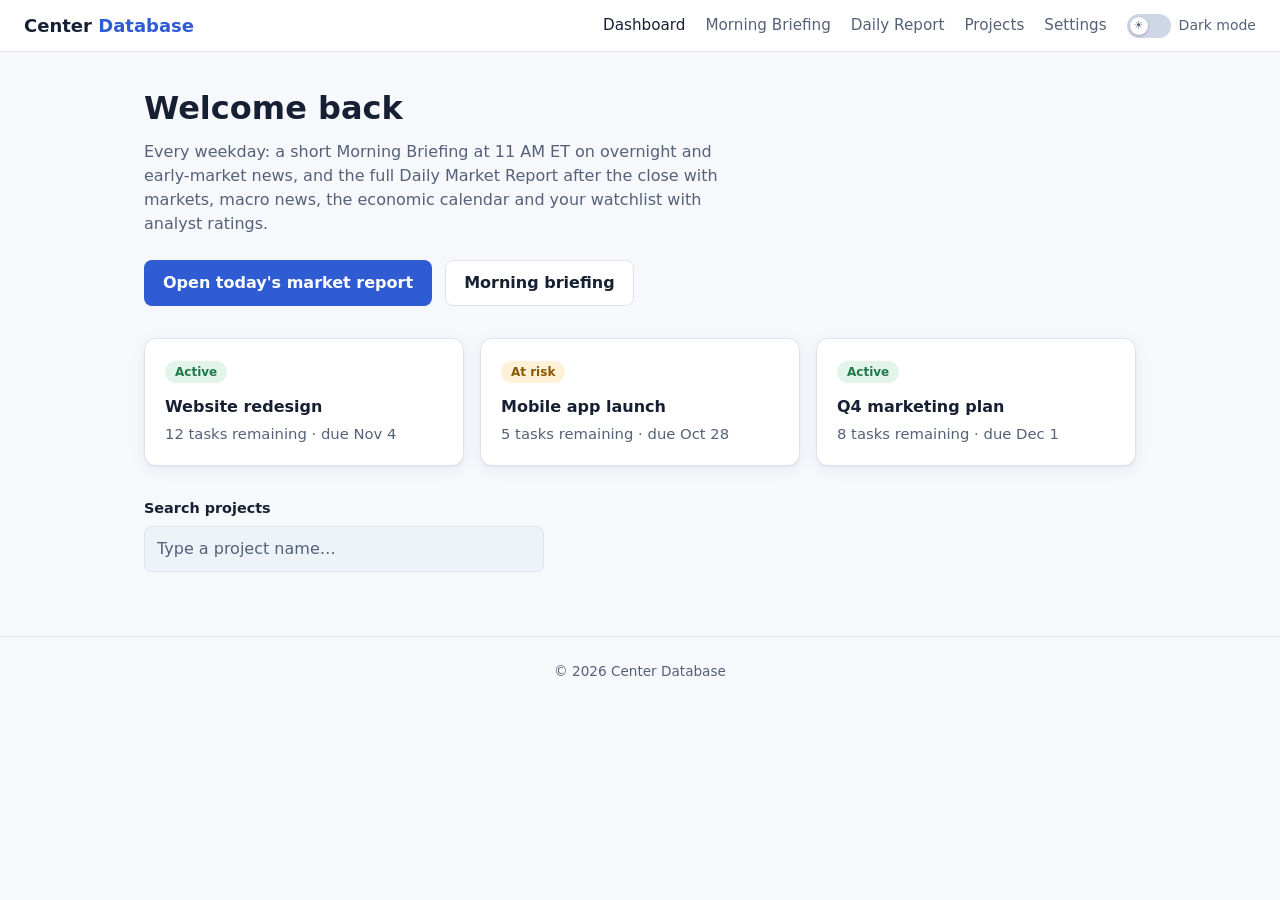
<file: index.html>
<!doctype html>
<html lang="en">
<head>
  <meta charset="utf-8">
  <meta name="viewport" content="width=device-width, initial-scale=1">
  <title>Center Database</title>
  <script>
    // Apply the saved or system theme before the page paints, to avoid a flash of light mode.
    (function () {
      var saved = null;
      try { saved = localStorage.getItem("theme"); } catch (e) {}
      var prefersDark = window.matchMedia("(prefers-color-scheme: dark)").matches;
      document.documentElement.dataset.theme = saved || (prefersDark ? "dark" : "light");
    })();
  </script>
  <link rel="stylesheet" href="styles.css">
</head>
<body>
  <header class="site-header">
    <a class="brand" href="#">Center <span>Database</span></a>
    <nav class="nav">
      <a href="index.html" aria-current="page">Dashboard</a>
      <a href="morning.html">Morning Briefing</a>
      <a href="report.html">Daily Report</a>
      <a href="#">Projects</a>
      <a href="#">Settings</a>
      <button class="theme-toggle" type="button" role="switch" aria-checked="false" aria-label="Dark mode">
        <span class="track"><span class="thumb" aria-hidden="true">☀️</span></span>
        <span class="label">Dark mode</span>
      </button>
    </nav>
  </header>

  <main>
    <section class="hero">
      <h1>Welcome back</h1>
      <p>Every weekday: a short Morning Briefing at 11 AM ET on overnight and early-market news, and the full Daily Market Report after the close with markets, macro news, the economic calendar and your watchlist with analyst ratings.</p>
      <a class="btn btn-primary" href="report.html">Open today's market report</a>
      <a class="btn btn-secondary" href="morning.html">Morning briefing</a>
    </section>

    <section class="grid">
      <article class="card">
        <span class="badge badge-success">Active</span>
        <h3>Website redesign</h3>
        <p>12 tasks remaining · due Nov 4</p>
      </article>
      <article class="card">
        <span class="badge badge-warning">At risk</span>
        <h3>Mobile app launch</h3>
        <p>5 tasks remaining · due Oct 28</p>
      </article>
      <article class="card">
        <span class="badge badge-success">Active</span>
        <h3>Q4 marketing plan</h3>
        <p>8 tasks remaining · due Dec 1</p>
      </article>
    </section>

    <form class="form" onsubmit="return false">
      <label for="search">Search projects</label>
      <input id="search" type="text" placeholder="Type a project name…">
    </form>
  </main>

  <footer>© 2026 Center Database</footer>

  <script src="app.js"></script>
</body>
</html>
</file>
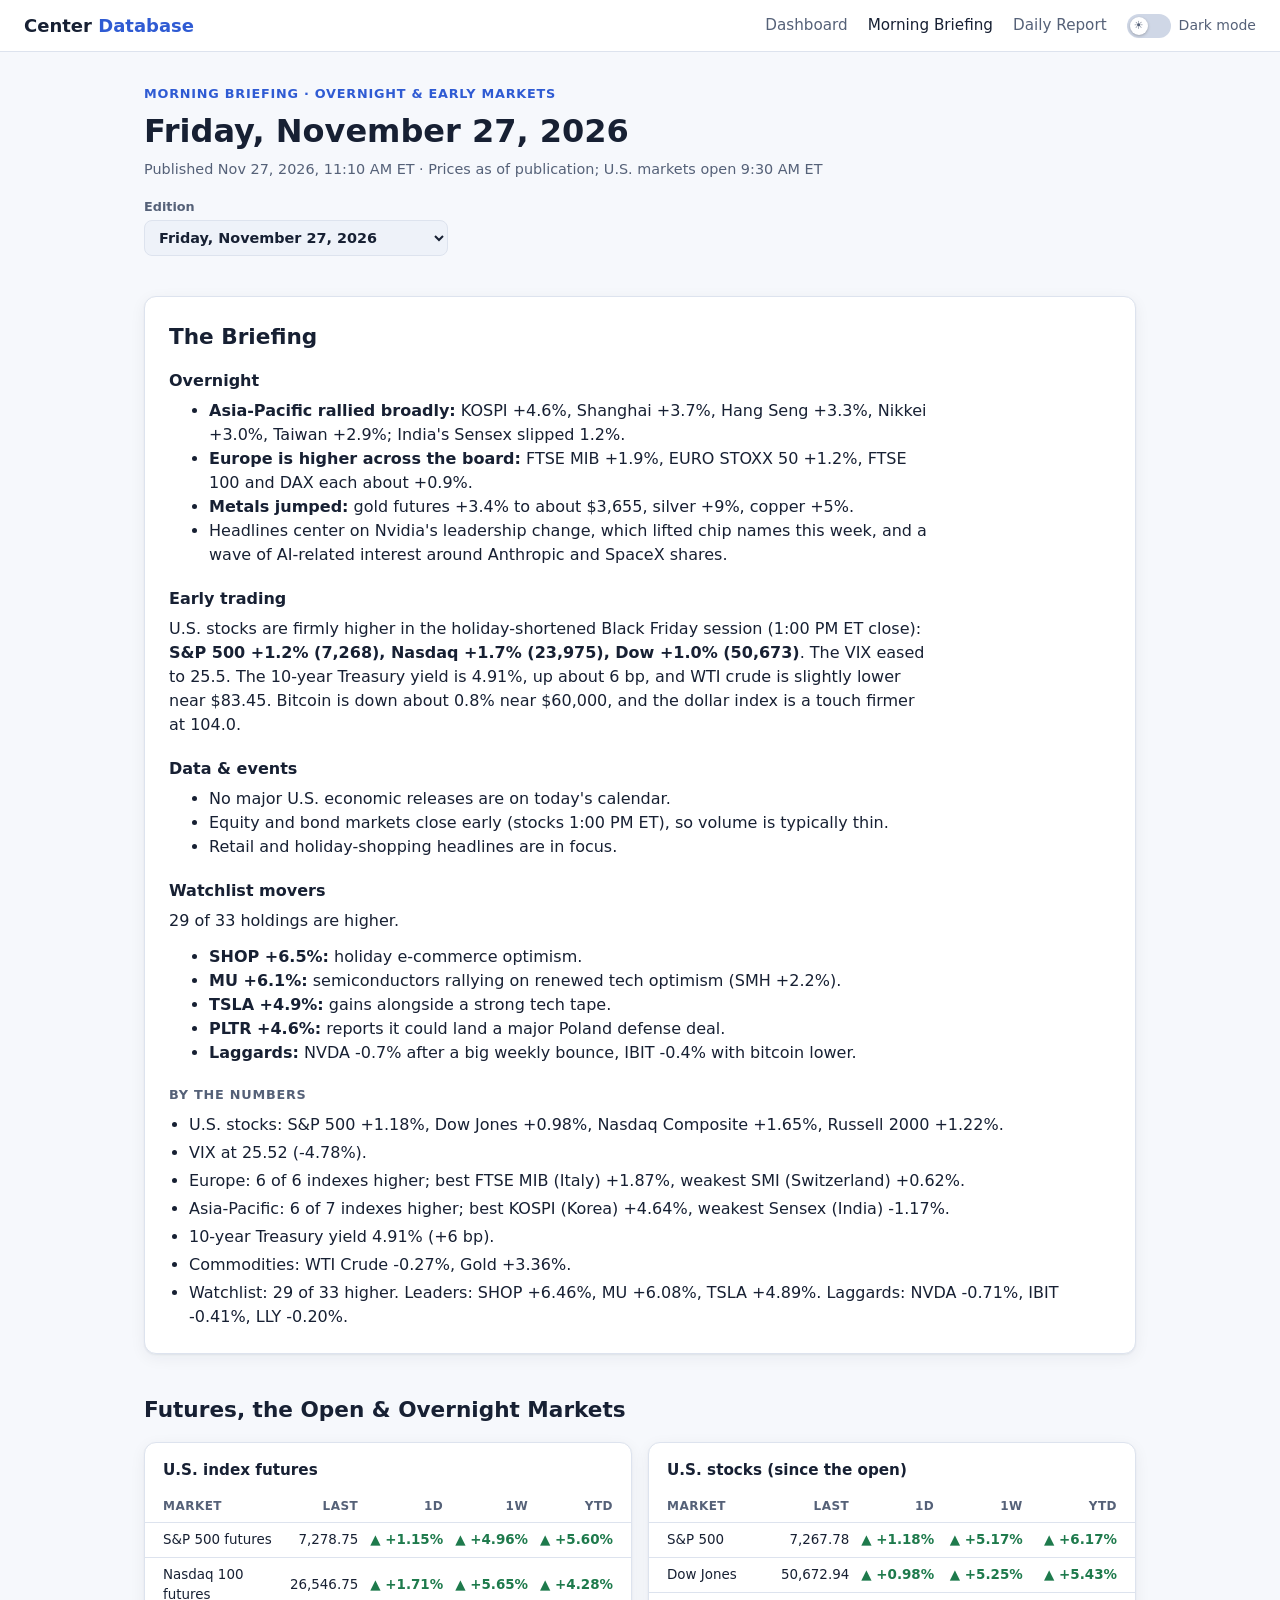
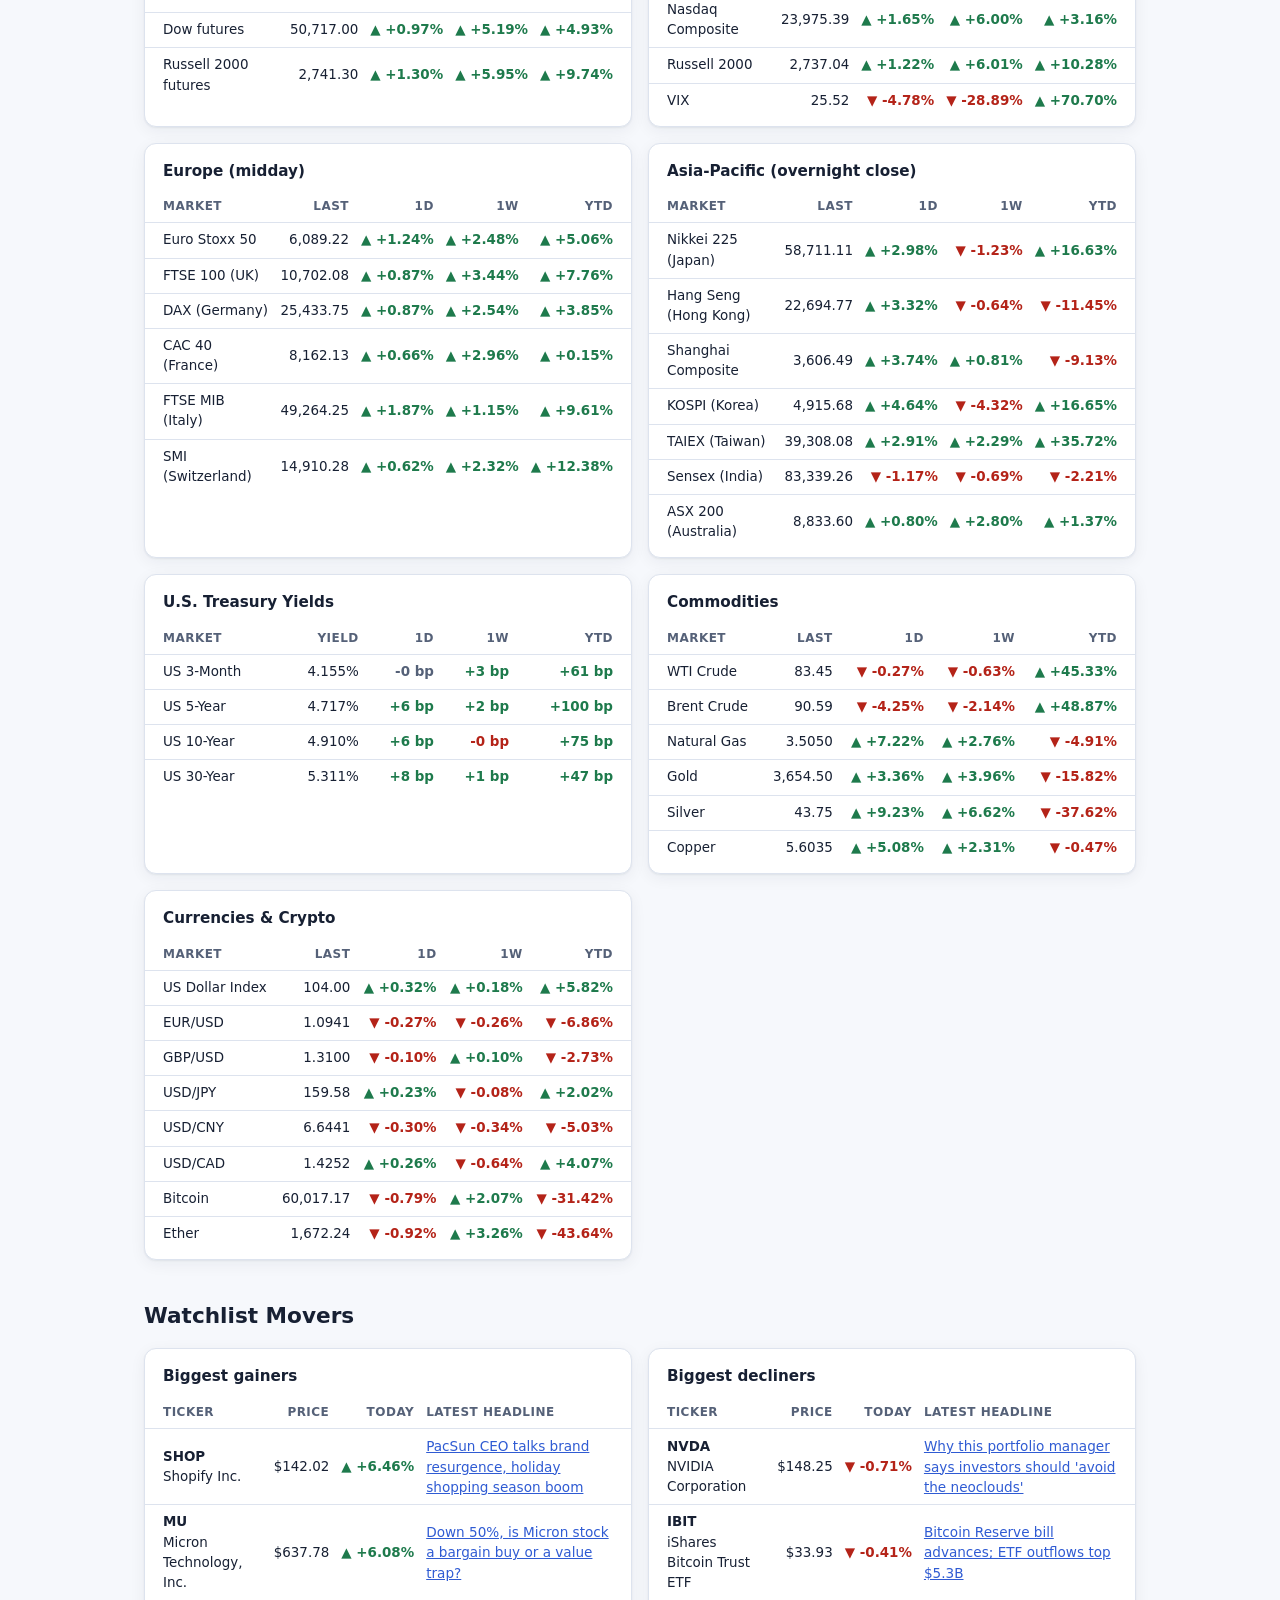
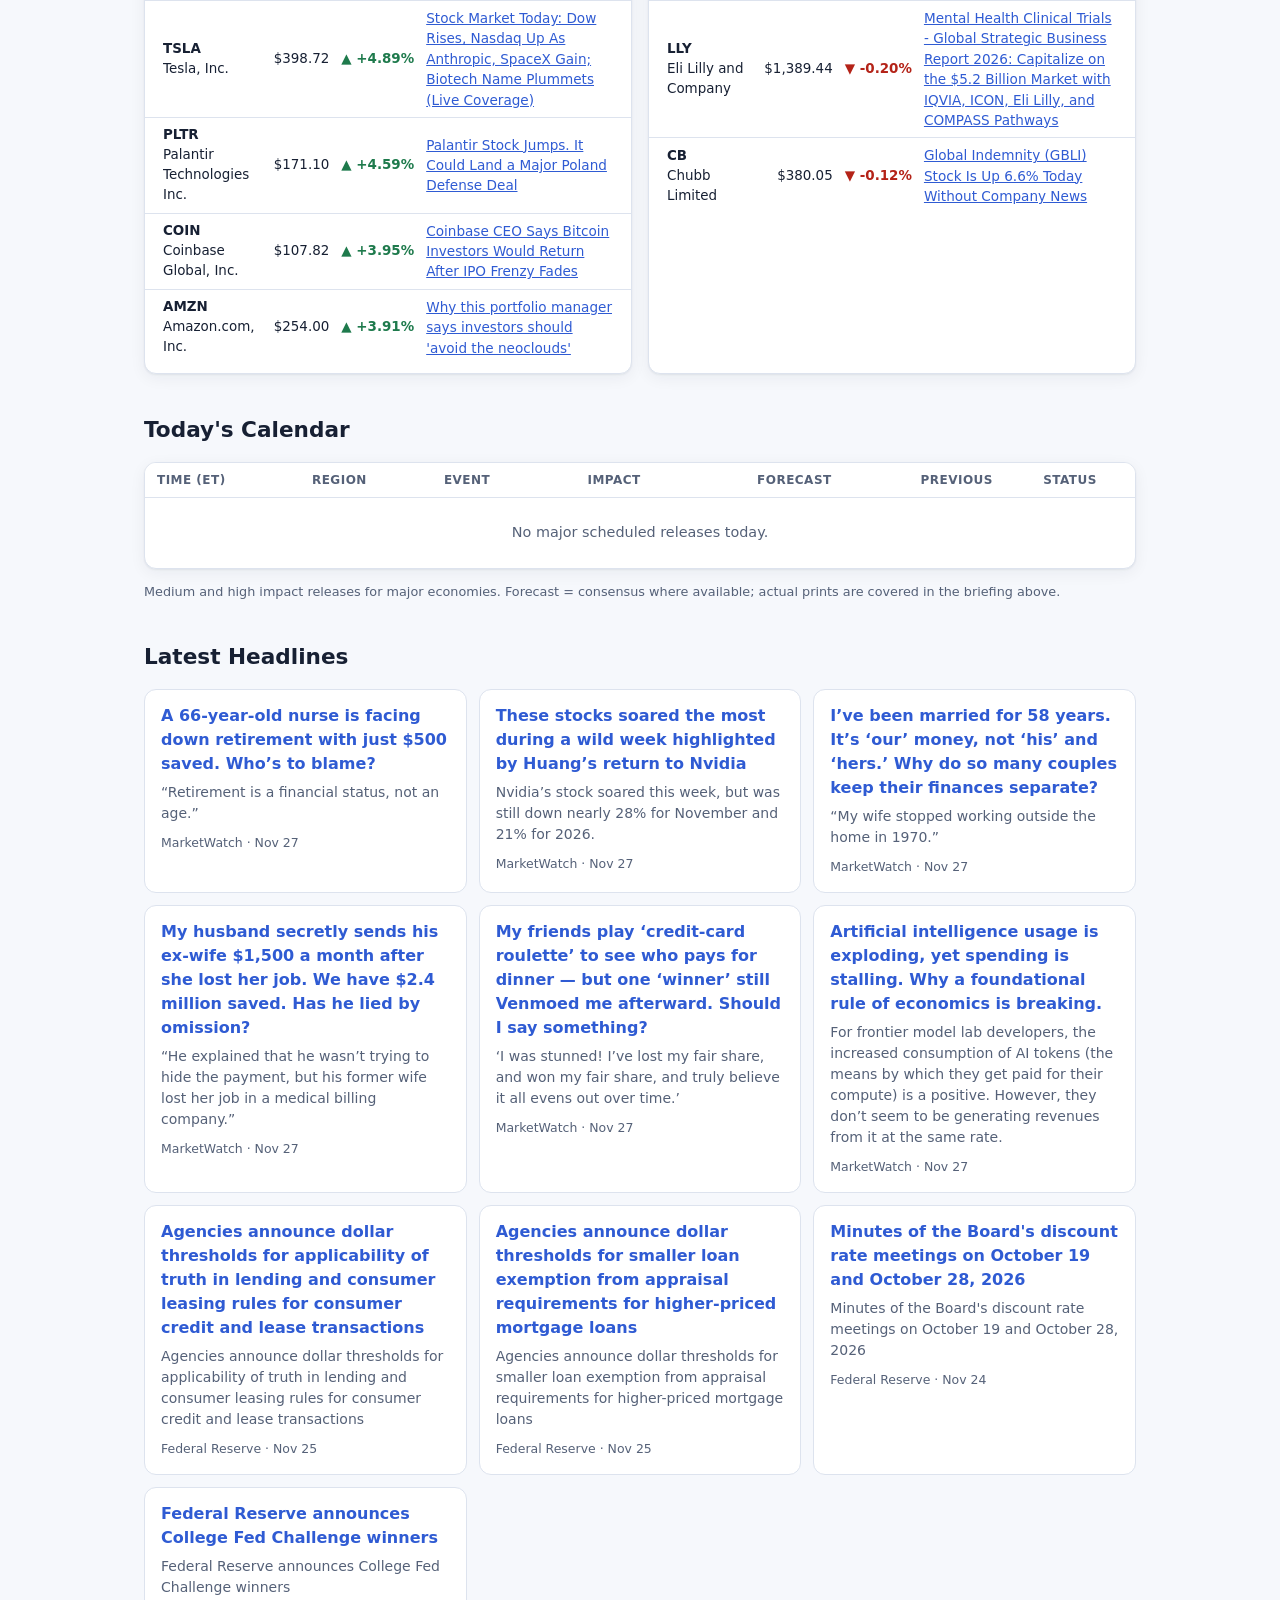
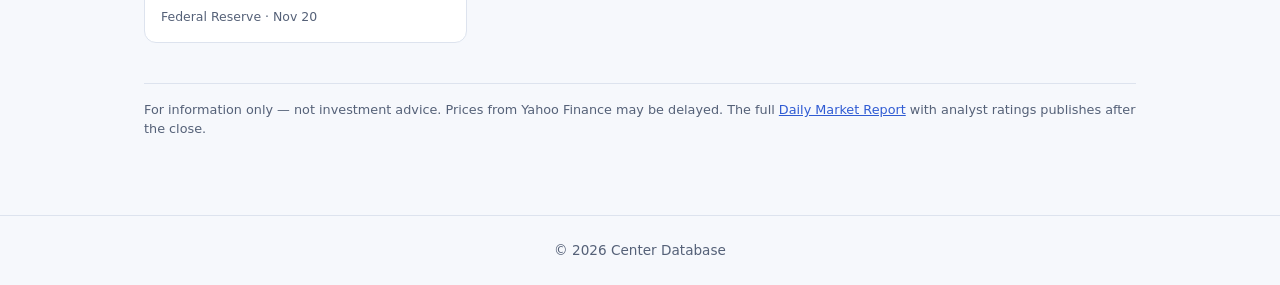
<file: morning.html>
<!doctype html>
<html lang="en">
<head>
  <meta charset="utf-8">
  <meta name="viewport" content="width=device-width, initial-scale=1">
  <title>Morning Briefing · Center Database</title>
  <script>
    // Apply the saved or system theme before the page paints, to avoid a flash of light mode.
    (function () {
      var saved = null;
      try { saved = localStorage.getItem("theme"); } catch (e) {}
      var prefersDark = window.matchMedia("(prefers-color-scheme: dark)").matches;
      document.documentElement.dataset.theme = saved || (prefersDark ? "dark" : "light");
    })();
  </script>
  <link rel="stylesheet" href="styles.css">
</head>
<body>
  <header class="site-header">
    <a class="brand" href="index.html">Center <span>Database</span></a>
    <nav class="nav">
      <a href="index.html">Dashboard</a>
      <a href="morning.html" aria-current="page">Morning Briefing</a>
      <a href="report.html">Daily Report</a>
      <button class="theme-toggle" type="button" role="switch" aria-checked="false" aria-label="Dark mode">
        <span class="track"><span class="thumb" aria-hidden="true">☀️</span></span>
        <span class="label">Dark mode</span>
      </button>
    </nav>
  </header>

  <main class="report">
    <section class="report-head">
      <div>
        <p class="eyebrow">Morning Briefing · Overnight &amp; Early Markets</p>
        <h1 id="report-date">Loading…</h1>
        <p class="muted" id="report-meta"></p>
      </div>
      <label class="archive">
        <span>Edition</span>
        <select id="archive-select" aria-label="Choose briefing date"></select>
      </label>
    </section>

    <p class="notice" id="load-error" hidden>
      No morning briefing yet. The first one publishes at 11 AM ET on the next weekday.
      Meanwhile, see the <a href="report.html">latest Daily Market Report</a>.
    </p>

    <div id="report-body" hidden>
      <section class="panel" id="brief">
        <h2>The Briefing</h2>
        <div class="commentary" id="commentary"></div>
        <h3 class="subhead">By the numbers</h3>
        <ul class="highlights" id="highlights"></ul>
      </section>

      <section id="markets">
        <h2>Futures, the Open &amp; Overnight Markets</h2>
        <div class="table-grid" id="market-grid"></div>
      </section>

      <section id="movers">
        <h2>Watchlist Movers</h2>
        <div class="table-grid" id="mover-grid"></div>
      </section>

      <section id="calendar">
        <h2>Today's Calendar</h2>
        <div class="table-wrap calendar-wrap">
          <table class="data-table cal-table">
            <thead><tr>
              <th class="left">Time (ET)</th><th class="left">Region</th><th class="left">Event</th>
              <th class="center">Impact</th><th>Forecast</th><th>Previous</th><th class="center">Status</th>
            </tr></thead>
            <tbody id="cal-body"></tbody>
          </table>
        </div>
        <p class="footnote">Medium and high impact releases for major economies. Forecast = consensus where available; actual prints are covered in the briefing above.</p>
      </section>

      <section id="news">
        <h2>Latest Headlines</h2>
        <ul class="news-list" id="news-list"></ul>
      </section>

      <p class="disclaimer">
        For information only — not investment advice. Prices from Yahoo Finance may be delayed.
        The full <a href="report.html">Daily Market Report</a> with analyst ratings publishes after the close.
      </p>
    </div>
  </main>

  <footer>© 2026 Center Database</footer>

  <script src="app.js"></script>
  <script src="common.js"></script>
  <script src="morning.js"></script>
</body>
</html>
</file>
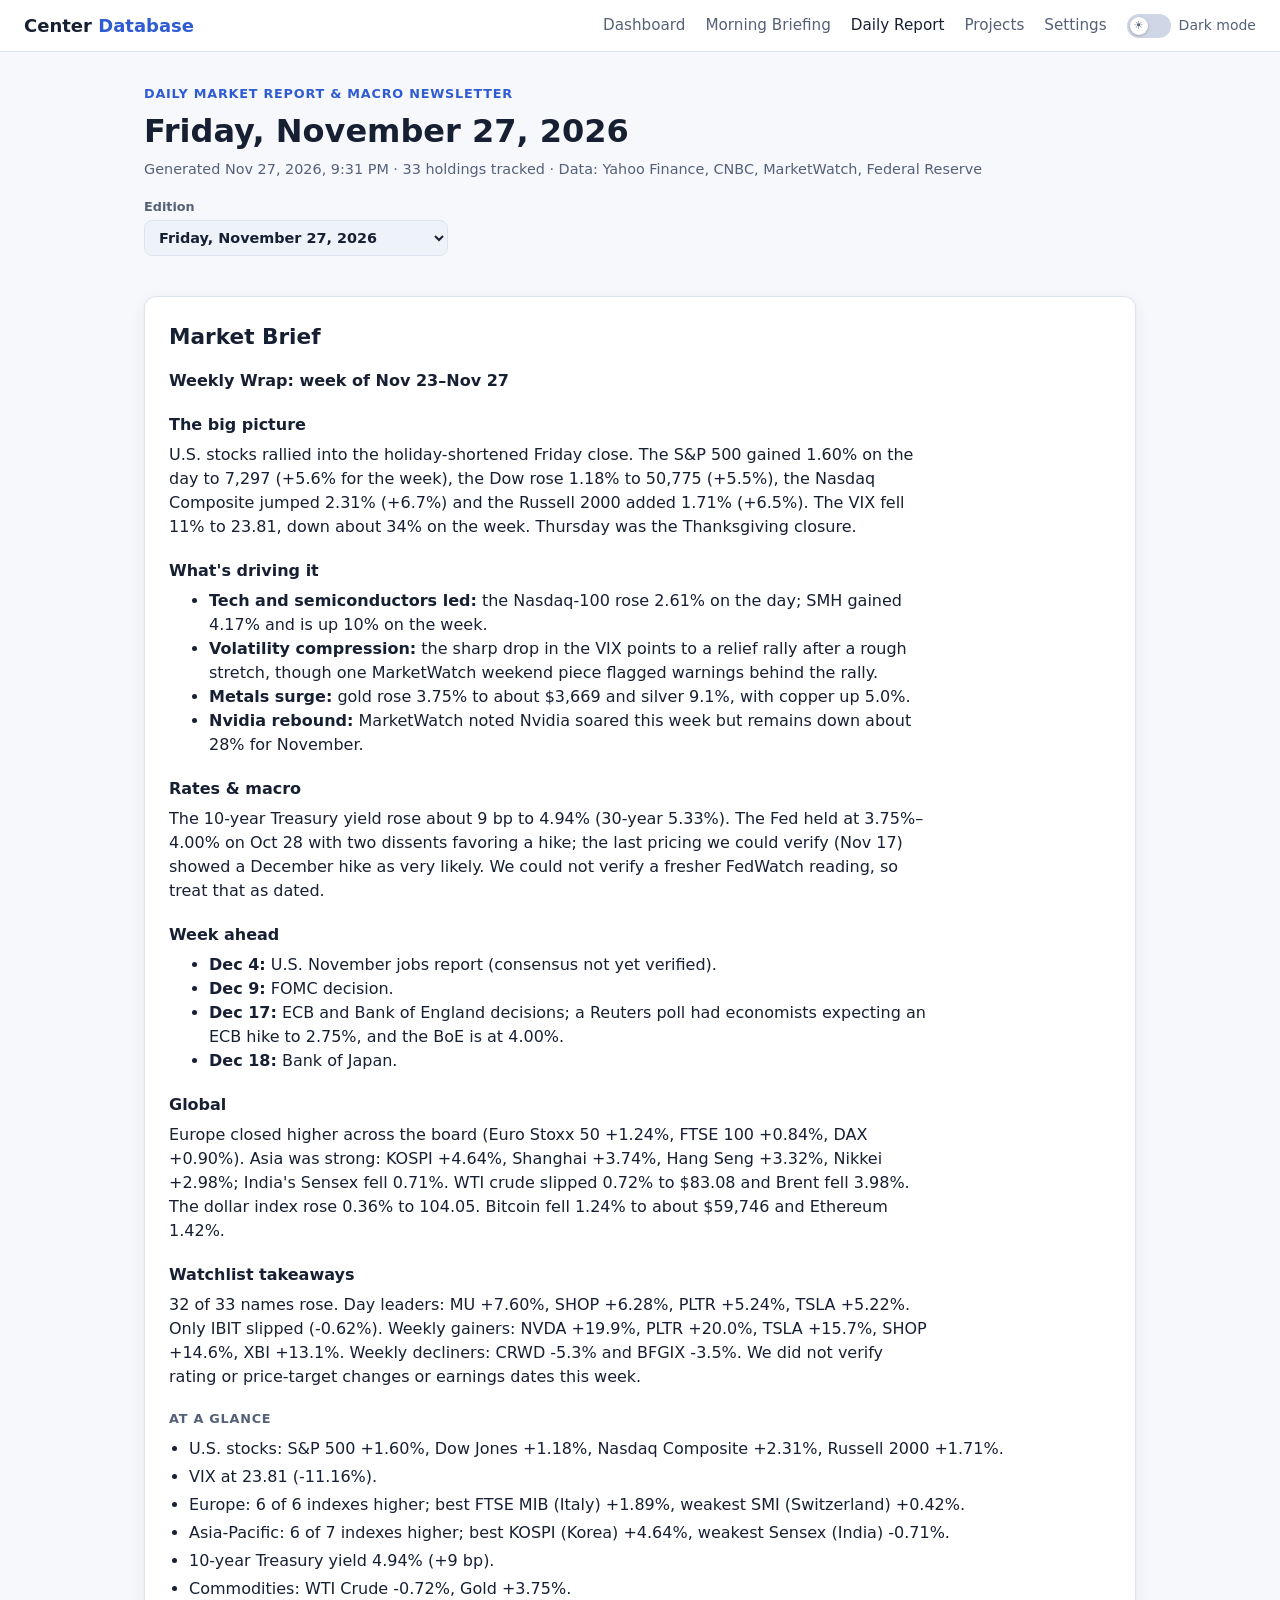
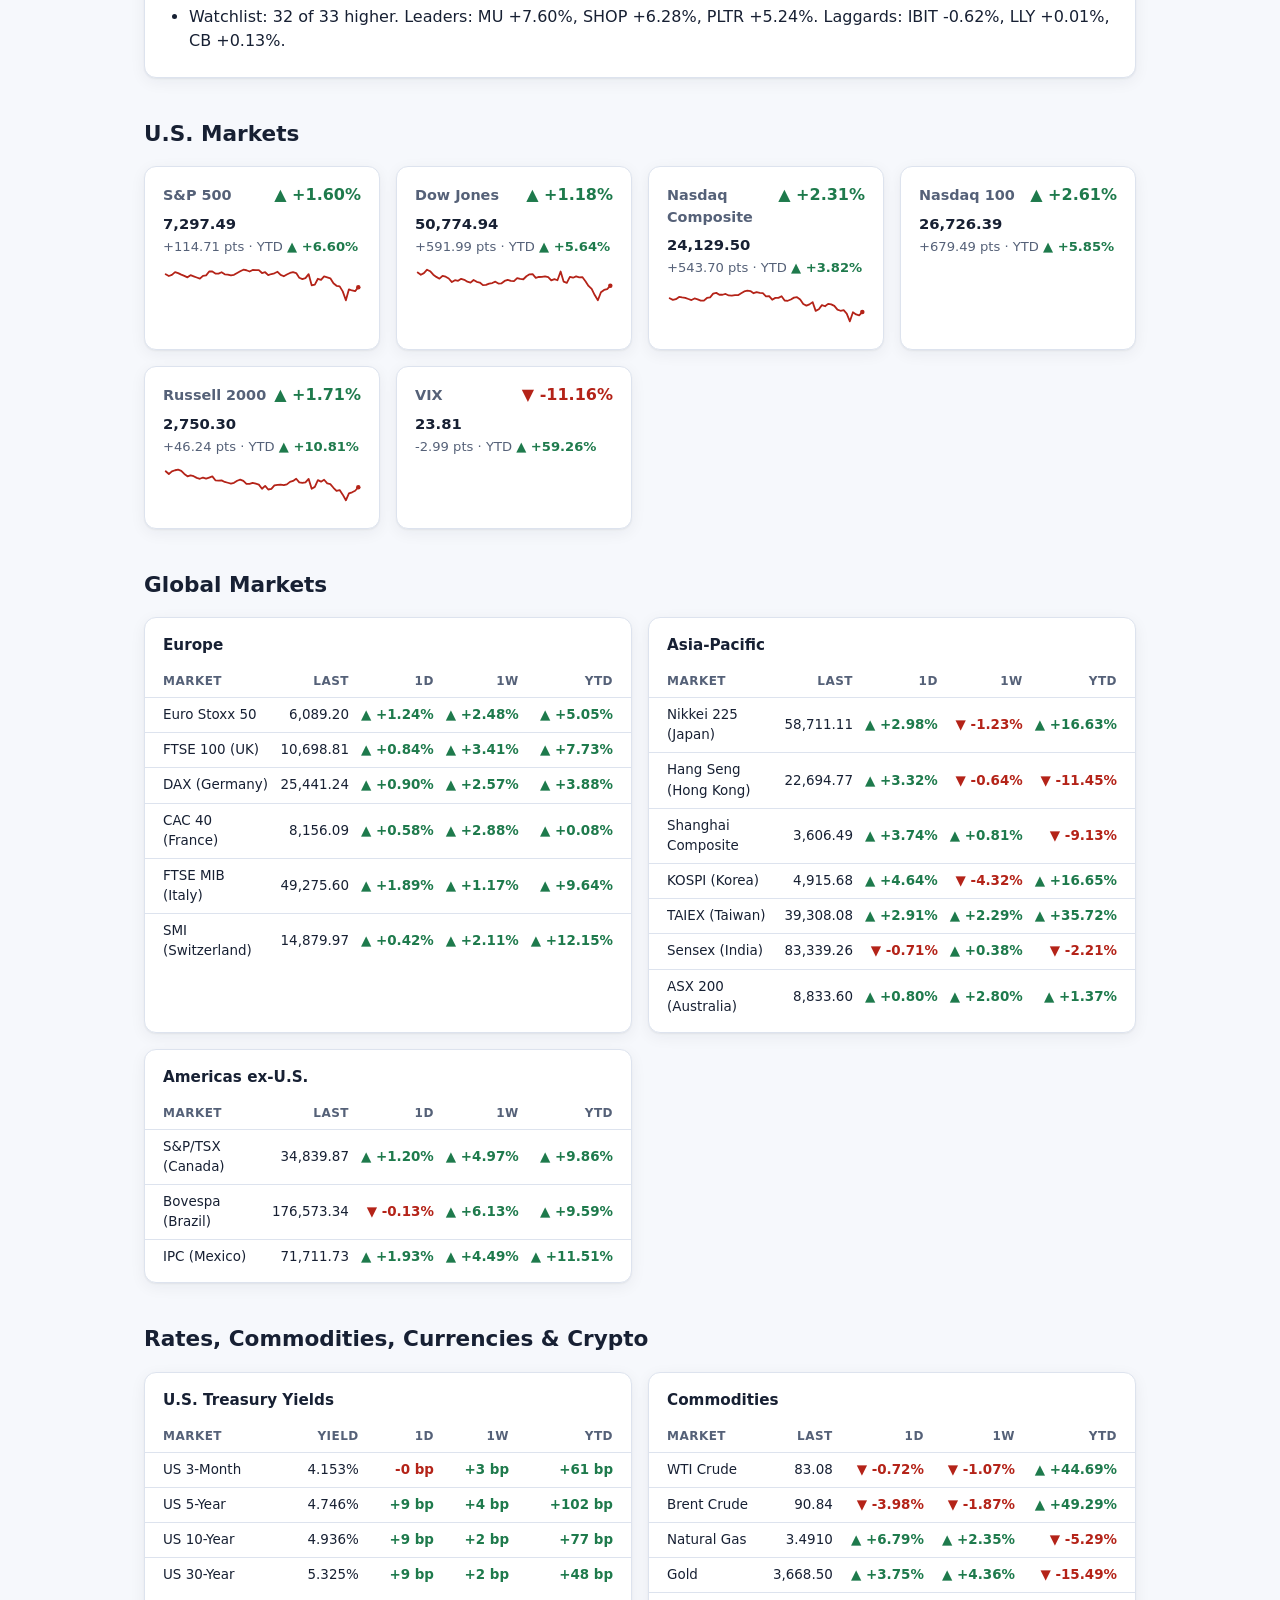
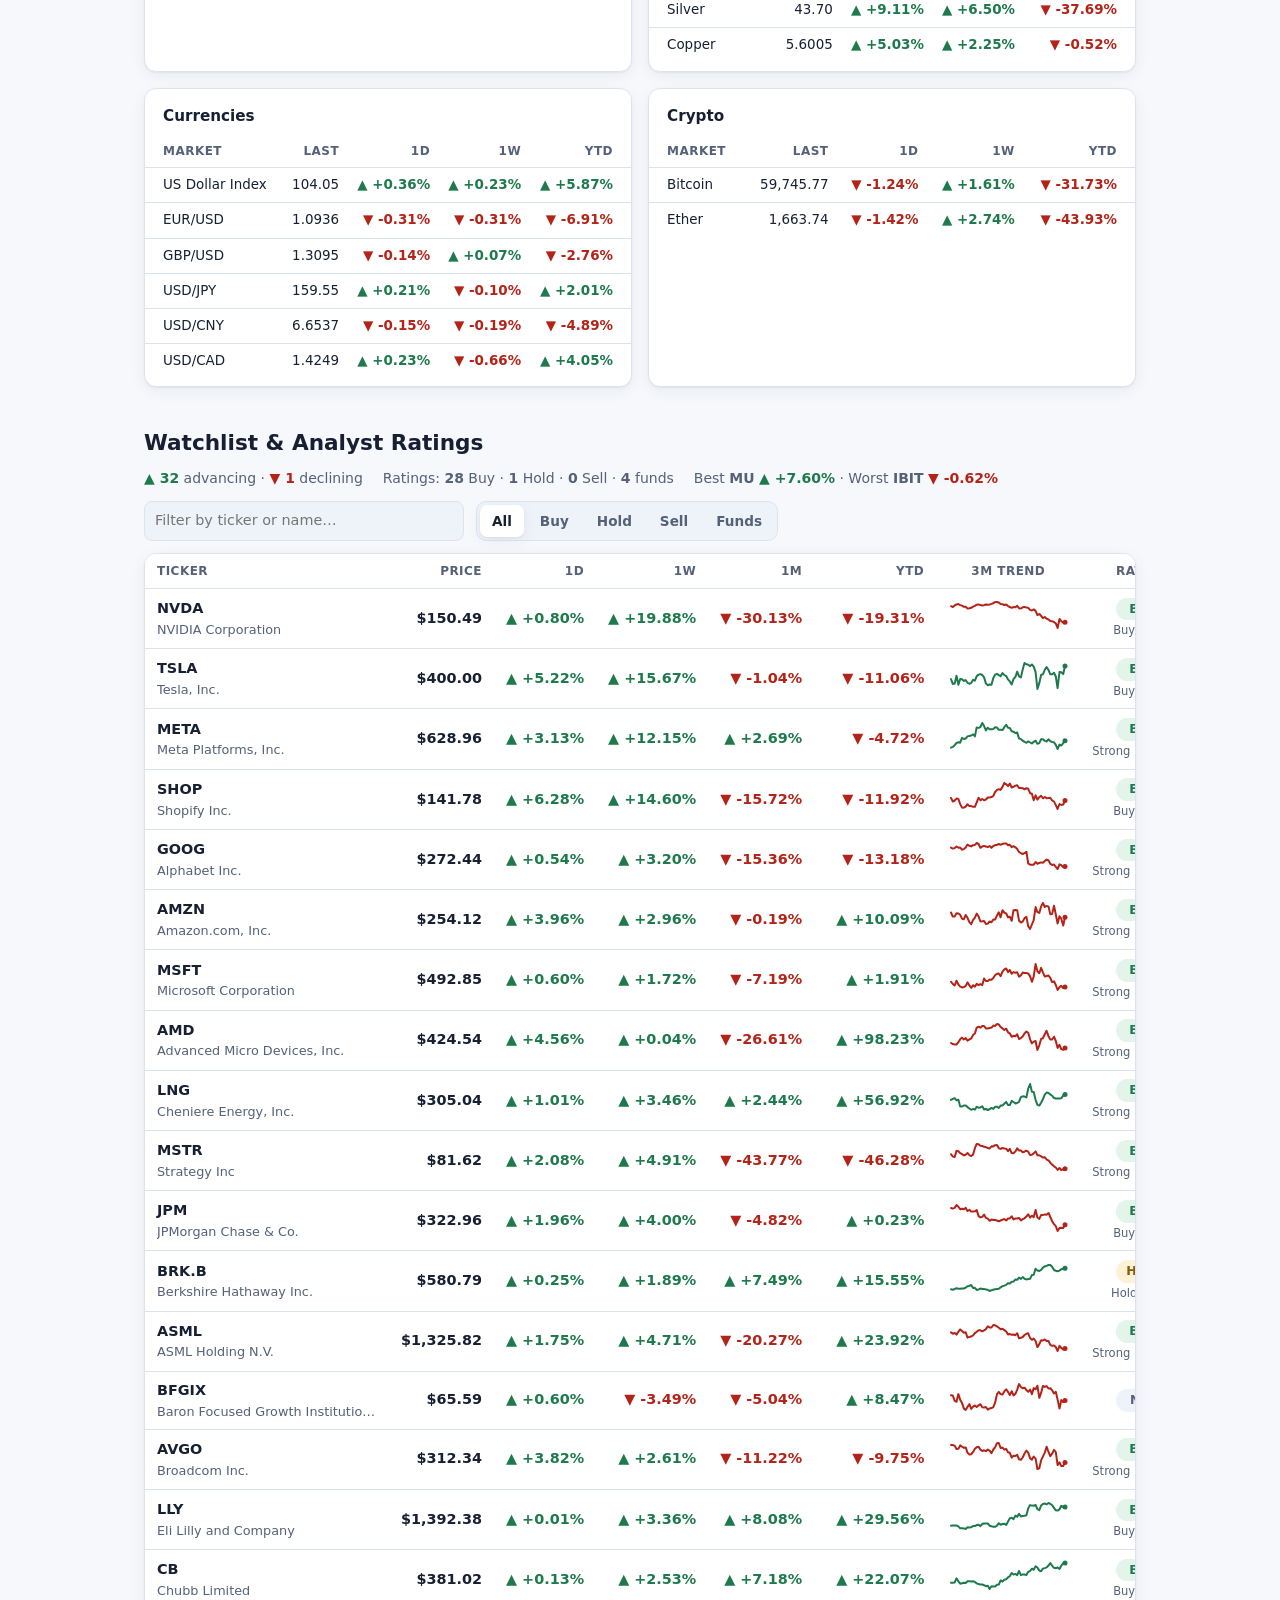
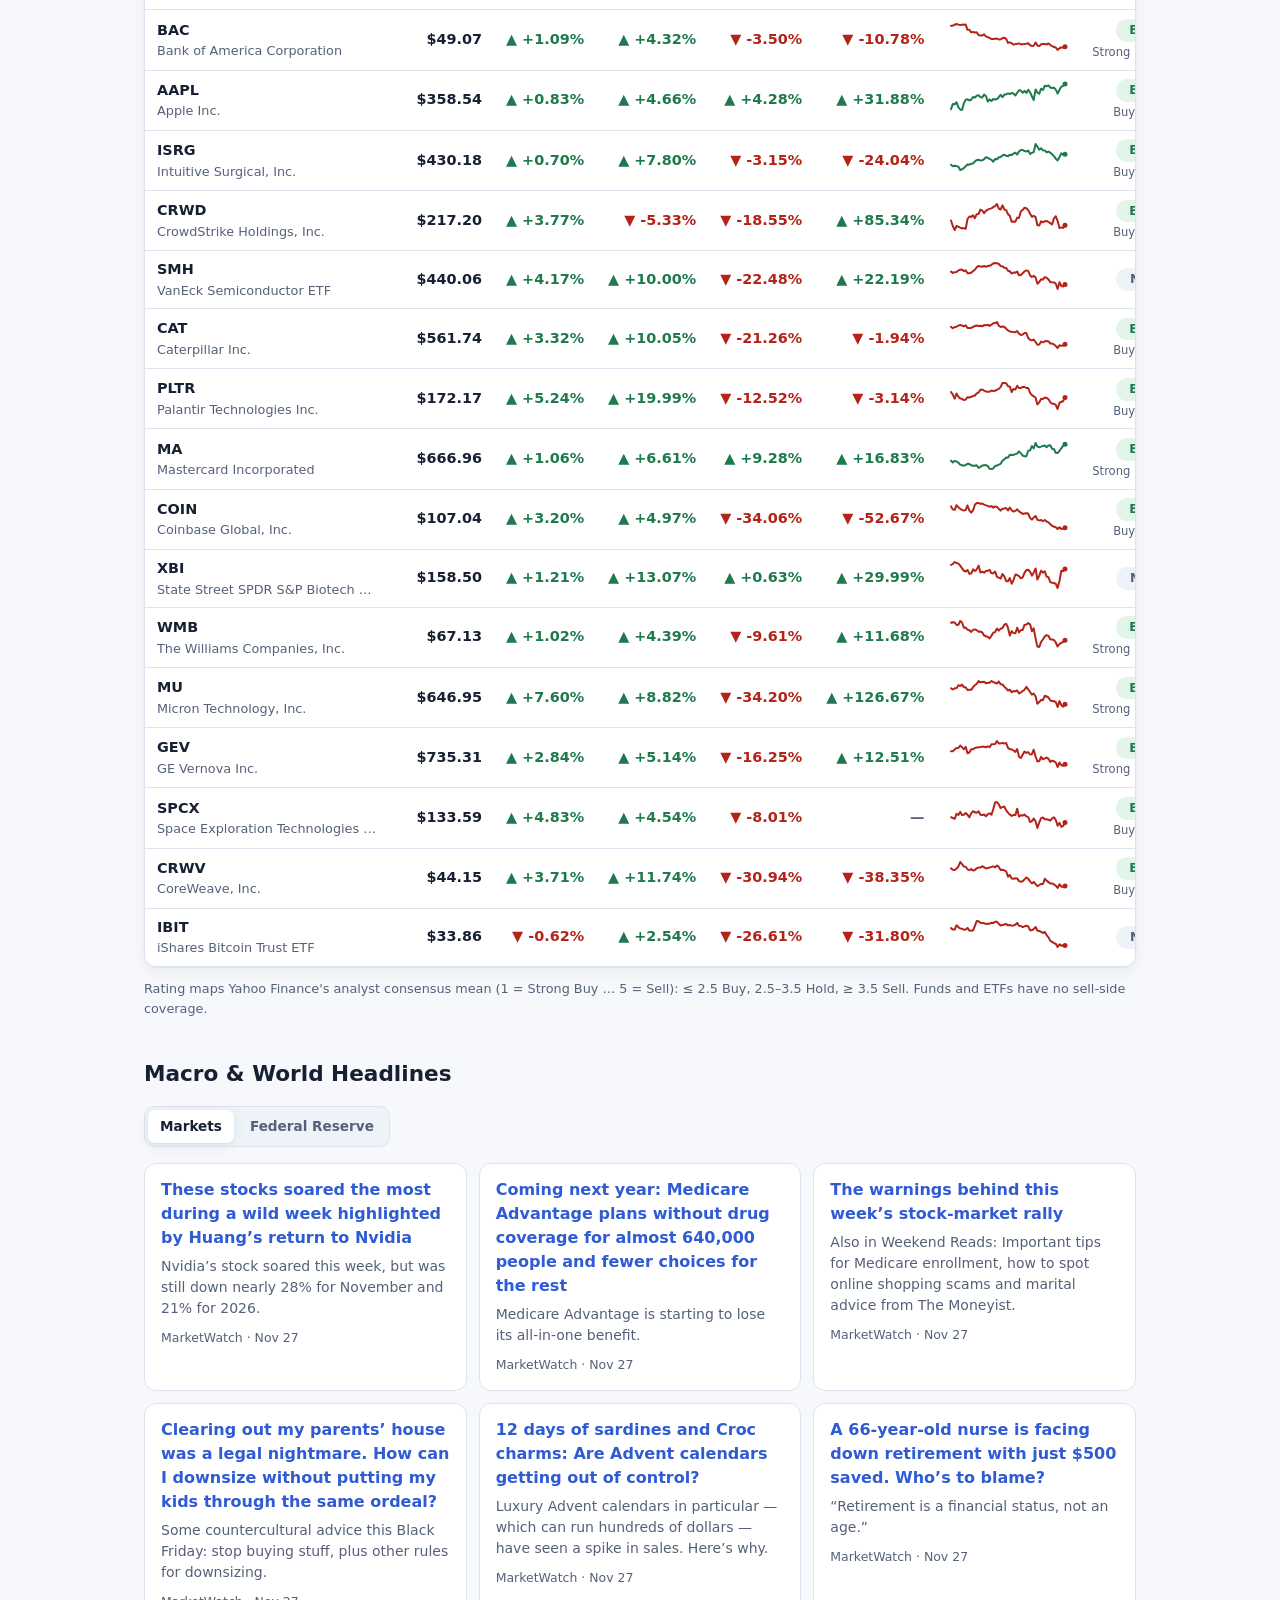
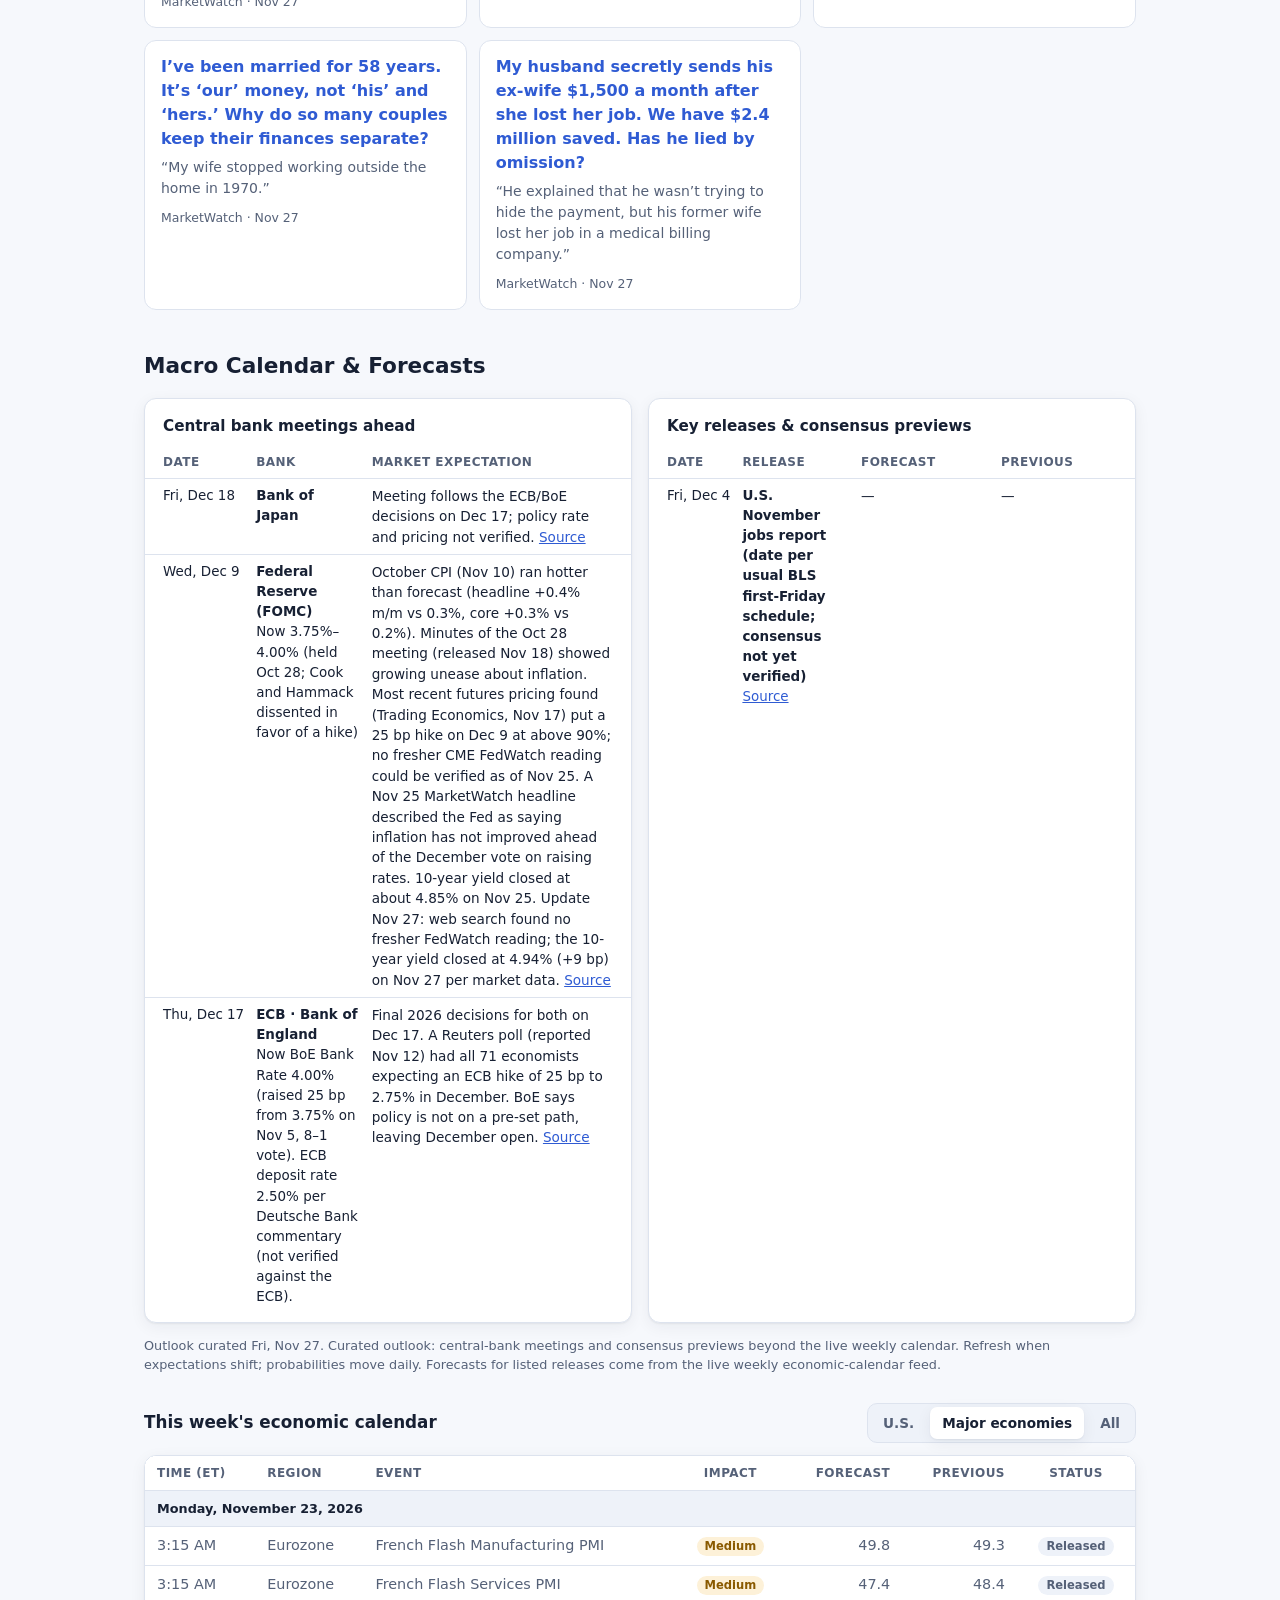
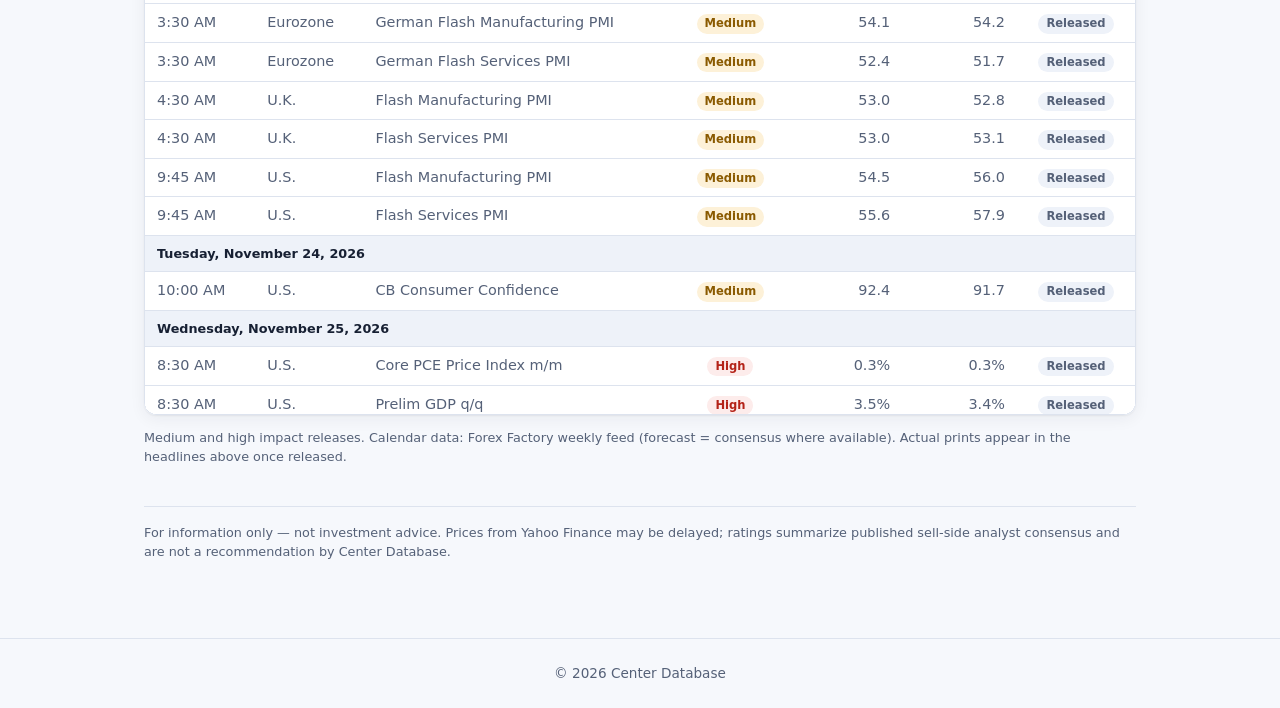
<file: report.html>
<!doctype html>
<html lang="en">
<head>
  <meta charset="utf-8">
  <meta name="viewport" content="width=device-width, initial-scale=1">
  <title>Daily Market Report · Center Database</title>
  <script>
    // Apply the saved or system theme before the page paints, to avoid a flash of light mode.
    (function () {
      var saved = null;
      try { saved = localStorage.getItem("theme"); } catch (e) {}
      var prefersDark = window.matchMedia("(prefers-color-scheme: dark)").matches;
      document.documentElement.dataset.theme = saved || (prefersDark ? "dark" : "light");
    })();
  </script>
  <link rel="stylesheet" href="styles.css">
</head>
<body>
  <header class="site-header">
    <a class="brand" href="index.html">Center <span>Database</span></a>
    <nav class="nav">
      <a href="index.html">Dashboard</a>
      <a href="morning.html">Morning Briefing</a>
      <a href="report.html" aria-current="page">Daily Report</a>
      <a href="#">Projects</a>
      <a href="#">Settings</a>
      <button class="theme-toggle" type="button" role="switch" aria-checked="false" aria-label="Dark mode">
        <span class="track"><span class="thumb" aria-hidden="true">☀️</span></span>
        <span class="label">Dark mode</span>
      </button>
    </nav>
  </header>

  <main class="report">
    <section class="report-head">
      <div>
        <p class="eyebrow">Daily Market Report &amp; Macro Newsletter</p>
        <h1 id="report-date">Loading…</h1>
        <p class="muted" id="report-meta"></p>
      </div>
      <label class="archive">
        <span>Edition</span>
        <select id="archive-select" aria-label="Choose report date"></select>
      </label>
    </section>

    <p class="notice" id="load-error" hidden>
      No report found yet. Run <code>python3 scripts/generate_report.py</code> from the
      <code>center database</code> folder, then reload this page.
    </p>

    <div id="report-body" hidden>
      <section class="panel" id="brief">
        <h2>Market Brief</h2>
        <div class="commentary" id="commentary"></div>
        <h3 class="subhead">At a glance</h3>
        <ul class="highlights" id="highlights"></ul>
      </section>

      <section id="us-markets">
        <h2>U.S. Markets</h2>
        <div class="index-grid" id="us-grid"></div>
      </section>

      <section id="global-markets">
        <h2>Global Markets</h2>
        <div class="table-grid" id="global-grid"></div>
      </section>

      <section id="cross-asset">
        <h2>Rates, Commodities, Currencies &amp; Crypto</h2>
        <div class="table-grid" id="cross-grid"></div>
      </section>

      <section id="watchlist">
        <div class="section-head">
          <h2>Watchlist &amp; Analyst Ratings</h2>
          <div class="watch-summary" id="watch-summary"></div>
        </div>
        <div class="toolbar">
          <input id="watch-filter" type="search" placeholder="Filter by ticker or name…" aria-label="Filter watchlist">
          <div class="segmented" role="group" aria-label="Filter by rating" id="rating-filter">
            <button type="button" data-rating="" aria-pressed="true">All</button>
            <button type="button" data-rating="Buy" aria-pressed="false">Buy</button>
            <button type="button" data-rating="Hold" aria-pressed="false">Hold</button>
            <button type="button" data-rating="Sell" aria-pressed="false">Sell</button>
            <button type="button" data-rating="none" aria-pressed="false">Funds</button>
          </div>
        </div>
        <div class="table-wrap">
          <table class="data-table watch-table">
            <thead>
              <tr>
                <th data-sort="symbol" class="left">Ticker</th>
                <th data-sort="price">Price</th>
                <th data-sort="changePct">1D</th>
                <th data-sort="change1w">1W</th>
                <th data-sort="change1m">1M</th>
                <th data-sort="changeYtd">YTD</th>
                <th class="center">3M trend</th>
                <th data-sort="rating" class="center">Rating</th>
                <th data-sort="upsidePct">Target / upside</th>
              </tr>
            </thead>
            <tbody id="watch-body"></tbody>
          </table>
        </div>
        <p class="footnote" id="rating-method"></p>
      </section>

      <section id="news">
        <h2>Macro &amp; World Headlines</h2>
        <div class="segmented tabs" role="tablist" id="news-tabs"></div>
        <ul class="news-list" id="news-list"></ul>
      </section>

      <section id="calendar">
        <h2>Macro Calendar &amp; Forecasts</h2>
        <div class="table-grid outlook-grid">
          <article class="card table-card">
            <h3>Central bank meetings ahead</h3>
            <div class="table-wrap">
              <table class="data-table compact">
                <thead><tr><th class="left">Date</th><th class="left">Bank</th><th class="left">Market expectation</th></tr></thead>
                <tbody id="cb-body"></tbody>
              </table>
            </div>
          </article>
          <article class="card table-card">
            <h3>Key releases &amp; consensus previews</h3>
            <div class="table-wrap">
              <table class="data-table compact">
                <thead><tr><th class="left">Date</th><th class="left">Release</th><th class="left">Forecast</th><th class="left">Previous</th></tr></thead>
                <tbody id="release-body"></tbody>
              </table>
            </div>
          </article>
        </div>
        <p class="footnote" id="outlook-note"></p>

        <div class="section-head calendar-head">
          <h3>This week's economic calendar</h3>
          <div class="segmented" role="group" aria-label="Filter calendar by region" id="cal-filter">
            <button type="button" data-region="us" aria-pressed="false">U.S.</button>
            <button type="button" data-region="major" aria-pressed="true">Major economies</button>
            <button type="button" data-region="all" aria-pressed="false">All</button>
          </div>
        </div>
        <div class="table-wrap calendar-wrap">
          <table class="data-table cal-table">
            <thead><tr>
              <th class="left">Time (ET)</th><th class="left">Region</th><th class="left">Event</th>
              <th class="center">Impact</th><th>Forecast</th><th>Previous</th><th class="center">Status</th>
            </tr></thead>
            <tbody id="cal-body"></tbody>
          </table>
        </div>
        <p class="footnote">Medium and high impact releases. Calendar data: Forex Factory weekly feed (forecast = consensus where available). Actual prints appear in the headlines above once released.</p>
      </section>

      <p class="disclaimer">
        For information only — not investment advice. Prices from Yahoo Finance may be delayed;
        ratings summarize published sell-side analyst consensus and are not a recommendation by Center Database.
      </p>
    </div>
  </main>

  <footer>© 2026 Center Database</footer>

  <script src="app.js"></script>
  <script src="common.js"></script>
  <script src="report.js"></script>
</body>
</html>
</file>
<file: styles.css>
/*
 * Theme tokens.
 * Light is the base theme. Dark keeps the same blue hue but drops the
 * lightness of the backgrounds and raises it for text and accents.
 * That keeps every text/background pair at WCAG AA (4.5:1) or better.
 */
:root {
  color-scheme: light;

  --bg: #f6f8fc;
  --surface: #ffffff;
  --surface-2: #eef2f9;
  --border: #dde3ee;
  --text: #172033;
  --text-muted: #556178;
  --primary: #2f5bd3;
  --primary-hover: #2449b0;
  --on-primary: #ffffff;
  --success: #1e7a4c;
  --success-bg: #e3f4ea;
  --warning: #8a5a00;
  --warning-bg: #fdf1d8;
  --danger: #b42318;
  --danger-bg: #fdeceb;
  --neutral-mark: #9aa5b8;
  --shadow: 0 1px 2px rgb(23 32 51 / 0.06), 0 4px 16px rgb(23 32 51 / 0.06);

  --toggle-track: #cfd7e6;
  --toggle-thumb: #ffffff;
}

:root[data-theme="dark"] {
  color-scheme: dark;

  --bg: #0e1422;
  --surface: #161e30;
  --surface-2: #1e2840;
  --border: #2b3753;
  --text: #e6ebf5;
  --text-muted: #a2adc4;
  --primary: #7d9cff;
  --primary-hover: #9ab3ff;
  --on-primary: #0e1422;
  --success: #6fd3a0;
  --success-bg: #163428;
  --warning: #f2c46b;
  --warning-bg: #3a2d12;
  --danger: #ff8f84;
  --danger-bg: #3d1a1a;
  --neutral-mark: #5d6a85;
  --shadow: 0 1px 2px rgb(0 0 0 / 0.4), 0 4px 16px rgb(0 0 0 / 0.3);

  --toggle-track: #7d9cff;
  --toggle-thumb: #0e1422;
}

* {
  box-sizing: border-box;
}

body {
  margin: 0;
  font-family: system-ui, -apple-system, "Segoe UI", Roboto, sans-serif;
  line-height: 1.5;
  background: var(--bg);
  color: var(--text);
  transition: background-color 0.2s ease, color 0.2s ease;
}

/* Header */
.site-header {
  position: sticky;
  top: 0;
  z-index: 10;
  display: flex;
  align-items: center;
  justify-content: space-between;
  gap: 16px;
  padding: 12px 24px;
  background: var(--surface);
  border-bottom: 1px solid var(--border);
}

.brand {
  font-weight: 700;
  font-size: 1.125rem;
  color: var(--text);
  text-decoration: none;
}

.brand span {
  color: var(--primary);
}

.nav {
  display: flex;
  align-items: center;
  gap: 20px;
}

.nav a {
  color: var(--text-muted);
  text-decoration: none;
  font-size: 0.95rem;
}

.nav a:hover,
.nav a[aria-current="page"] {
  color: var(--text);
}

/* Theme toggle switch */
.theme-toggle {
  display: inline-flex;
  align-items: center;
  gap: 8px;
  padding: 0;
  border: 0;
  background: none;
  color: var(--text-muted);
  font: inherit;
  font-size: 0.875rem;
  cursor: pointer;
}

.theme-toggle .track {
  position: relative;
  width: 44px;
  height: 24px;
  border-radius: 999px;
  background: var(--toggle-track);
  transition: background-color 0.2s ease;
}

.theme-toggle .thumb {
  position: absolute;
  top: 3px;
  left: 3px;
  width: 18px;
  height: 18px;
  border-radius: 50%;
  background: var(--toggle-thumb);
  box-shadow: 0 1px 3px rgb(0 0 0 / 0.25);
  display: grid;
  place-items: center;
  font-size: 11px;
  line-height: 1;
  transition: transform 0.2s ease;
}

.theme-toggle[aria-checked="true"] .thumb {
  transform: translateX(20px);
}

.theme-toggle:focus-visible .track {
  outline: 2px solid var(--primary);
  outline-offset: 2px;
}

/* Main content */
main {
  max-width: 1040px;
  margin: 0 auto;
  padding: 32px 24px 64px;
}

.hero h1 {
  margin: 0 0 8px;
  font-size: 2rem;
}

.hero p {
  margin: 0 0 24px;
  color: var(--text-muted);
  max-width: 60ch;
}

.btn {
  display: inline-block;
  padding: 10px 18px;
  border-radius: 8px;
  border: 1px solid transparent;
  font: inherit;
  font-weight: 600;
  cursor: pointer;
  text-decoration: none;
}

.btn-primary {
  background: var(--primary);
  color: var(--on-primary);
}

.btn-primary:hover {
  background: var(--primary-hover);
}

.btn-secondary {
  background: var(--surface);
  color: var(--text);
  border-color: var(--border);
  margin-left: 8px;
}

.btn-secondary:hover {
  background: var(--surface-2);
}

.grid {
  display: grid;
  grid-template-columns: repeat(auto-fit, minmax(240px, 1fr));
  gap: 16px;
  margin-top: 32px;
}

.card {
  background: var(--surface);
  border: 1px solid var(--border);
  border-radius: 12px;
  padding: 20px;
  box-shadow: var(--shadow);
}

.card h3 {
  margin: 0 0 4px;
  font-size: 1rem;
}

.card p {
  margin: 0;
  color: var(--text-muted);
  font-size: 0.925rem;
}

.badge {
  display: inline-block;
  margin-bottom: 12px;
  padding: 2px 10px;
  border-radius: 999px;
  font-size: 0.75rem;
  font-weight: 600;
}

.badge-success {
  background: var(--success-bg);
  color: var(--success);
}

.badge-warning {
  background: var(--warning-bg);
  color: var(--warning);
}

.form {
  margin-top: 32px;
}

.form label {
  display: block;
  margin-bottom: 6px;
  font-weight: 600;
  font-size: 0.9rem;
}

.form input {
  width: 100%;
  max-width: 400px;
  padding: 10px 12px;
  border-radius: 8px;
  border: 1px solid var(--border);
  background: var(--surface-2);
  color: var(--text);
  font: inherit;
}

.form input::placeholder {
  color: var(--text-muted);
}

.form input:focus {
  outline: 2px solid var(--primary);
  outline-offset: 1px;
}

footer {
  padding: 24px;
  text-align: center;
  color: var(--text-muted);
  font-size: 0.85rem;
  border-top: 1px solid var(--border);
}

@media (max-width: 600px) {
  .site-header {
    padding: 12px 16px;
  }

  .nav a {
    display: none;
  }

  .nav a[href="report.html"],
  .nav a[href="morning.html"] {
    display: inline;
  }

  .nav {
    gap: 12px;
  }

  .nav a {
    font-size: 0.85rem;
    white-space: nowrap;
  }

  .theme-toggle .label {
    display: none;
  }

  main {
    padding: 24px 16px 48px;
  }

  .btn-secondary {
    margin-left: 0;
    margin-top: 8px;
  }
}

/* ------------------------------------------------------------------
 * Daily Market Report (report.html)
 * ------------------------------------------------------------------ */
.report section {
  margin-top: 40px;
}

.report h2 {
  margin: 0 0 16px;
  font-size: 1.35rem;
}

.muted {
  color: var(--text-muted);
}

.report-head {
  display: flex;
  flex-wrap: wrap;
  align-items: flex-end;
  justify-content: space-between;
  gap: 16px;
  margin-top: 0 !important;
}

.report-head h1 {
  margin: 0 0 4px;
  font-size: 2rem;
}

.report-head p {
  margin: 0;
  font-size: 0.9rem;
}

.eyebrow {
  margin: 0 0 4px !important;
  color: var(--primary);
  font-size: 0.8rem !important;
  font-weight: 700;
  letter-spacing: 0.06em;
  text-transform: uppercase;
}

.archive {
  display: flex;
  flex-direction: column;
  gap: 4px;
  font-size: 0.8rem;
  font-weight: 600;
  color: var(--text-muted);
}

.archive select,
.toolbar input {
  padding: 8px 10px;
  border-radius: 8px;
  border: 1px solid var(--border);
  background: var(--surface-2);
  color: var(--text);
  font: inherit;
  font-size: 0.9rem;
}

.archive select:focus-visible,
.toolbar input:focus-visible {
  outline: 2px solid var(--primary);
  outline-offset: 1px;
}

.notice {
  margin-top: 24px;
  padding: 16px;
  border-radius: 12px;
  background: var(--warning-bg);
  color: var(--warning);
}

code {
  font-family: ui-monospace, SFMono-Regular, Menlo, monospace;
  font-size: 0.9em;
}

/* Brief */
.panel {
  background: var(--surface);
  border: 1px solid var(--border);
  border-radius: 12px;
  padding: 24px;
  box-shadow: var(--shadow);
}

.commentary {
  max-width: 75ch;
}

.commentary h3 {
  margin: 20px 0 6px;
  font-size: 1rem;
}

.commentary h3:first-child {
  margin-top: 0;
}

.commentary p,
.commentary ul {
  margin: 0 0 12px;
}

.subhead {
  margin: 20px 0 8px;
  font-size: 0.8rem;
  letter-spacing: 0.06em;
  text-transform: uppercase;
  color: var(--text-muted);
}

.commentary[hidden] + .subhead {
  margin-top: 0;
}

.highlights {
  margin: 0;
  padding-left: 20px;
  color: var(--text);
}

.highlights li + li {
  margin-top: 4px;
}

/* Change values: sign + arrow + color, never color alone */
.chg {
  font-variant-numeric: tabular-nums;
  font-weight: 600;
  white-space: nowrap;
}

.chg.up { color: var(--success); }
.chg.down { color: var(--danger); }
.chg.flat { color: var(--text-muted); }

/* U.S. index cards */
.index-grid {
  display: grid;
  grid-template-columns: repeat(auto-fill, minmax(220px, 1fr));
  gap: 16px;
}

.index-card {
  padding: 16px 18px;
}

.index-top {
  display: flex;
  justify-content: space-between;
  align-items: baseline;
  gap: 8px;
}

.index-card h3 {
  margin: 0;
  font-size: 0.9rem;
  color: var(--text-muted);
  font-weight: 600;
}

.index-price {
  margin: 6px 0 2px !important;
  font-size: 1.5rem;
  font-weight: 700;
  color: var(--text) !important;
  font-variant-numeric: tabular-nums;
}

.index-sub {
  font-size: 0.82rem !important;
  margin-bottom: 8px !important;
}

.index-card .spark {
  width: 100%;
  height: 40px;
}

/* Sparklines */
.spark path { stroke: var(--neutral-mark); }
.spark circle { fill: var(--neutral-mark); }
.spark.up path { stroke: var(--success); }
.spark.up circle { fill: var(--success); }
.spark.down path { stroke: var(--danger); }
.spark.down circle { fill: var(--danger); }

/* Tables */
.table-grid {
  display: grid;
  grid-template-columns: repeat(auto-fit, minmax(min(100%, 400px), 1fr));
  gap: 16px;
}

.table-card {
  padding: 16px 0 8px;
}

.table-card h3 {
  margin: 0 0 8px;
  padding: 0 18px;
  font-size: 0.95rem;
}

.table-wrap {
  overflow-x: auto;
  -webkit-overflow-scrolling: touch;
}

.data-table {
  width: 100%;
  border-collapse: collapse;
  font-size: 0.9rem;
  font-variant-numeric: tabular-nums;
}

.data-table th,
.data-table td {
  padding: 8px 12px;
  text-align: right;
  border-bottom: 1px solid var(--border);
  vertical-align: middle;
}

.data-table th {
  font-size: 0.75rem;
  font-weight: 600;
  text-transform: uppercase;
  letter-spacing: 0.04em;
  color: var(--text-muted);
  white-space: nowrap;
}

.data-table .left { text-align: left; }
.data-table .center { text-align: center; }
.data-table tbody tr:last-child td { border-bottom: 0; }

.data-table.compact th,
.data-table.compact td { padding: 7px 6px; }

.data-table.compact { font-size: 0.84rem; }

.data-table.compact th:first-child,
.data-table.compact td:first-child { padding-left: 18px; }
.data-table.compact th:last-child,
.data-table.compact td:last-child { padding-right: 18px; }

/* Watchlist */
.section-head {
  display: flex;
  flex-wrap: wrap;
  align-items: baseline;
  justify-content: space-between;
  gap: 8px 24px;
  margin-bottom: 12px;
}

.section-head h2 {
  margin: 0;
}

.watch-summary {
  display: flex;
  flex-wrap: wrap;
  gap: 4px 20px;
  font-size: 0.875rem;
  color: var(--text-muted);
}

.toolbar {
  display: flex;
  flex-wrap: wrap;
  gap: 12px;
  margin-bottom: 12px;
}

.toolbar input {
  flex: 1 1 220px;
  max-width: 320px;
}

.segmented {
  display: inline-flex;
  flex-wrap: wrap;
  gap: 4px;
  padding: 3px;
  border-radius: 10px;
  background: var(--surface-2);
  border: 1px solid var(--border);
}

.segmented button {
  padding: 6px 12px;
  border: 0;
  border-radius: 7px;
  background: transparent;
  color: var(--text-muted);
  font: inherit;
  font-size: 0.85rem;
  font-weight: 600;
  cursor: pointer;
}

.segmented button[aria-pressed="true"] {
  background: var(--surface);
  color: var(--text);
  box-shadow: var(--shadow);
}

.segmented button:focus-visible {
  outline: 2px solid var(--primary);
  outline-offset: 1px;
}

#watchlist .table-wrap {
  background: var(--surface);
  border: 1px solid var(--border);
  border-radius: 12px;
  box-shadow: var(--shadow);
}

.watch-table {
  min-width: 860px;
}

.watch-table th[data-sort] {
  cursor: pointer;
  user-select: none;
}

.watch-table th[data-sort]:hover,
.watch-table th[data-sort]:focus-visible {
  color: var(--text);
  outline: none;
}

.watch-table th[aria-sort="ascending"]::after { content: " ↑"; }
.watch-table th[aria-sort="descending"]::after { content: " ↓"; }

.stock-row {
  cursor: pointer;
}

.stock-row:hover,
.stock-row.open {
  background: var(--surface-2);
}

.stock-row:focus-visible {
  outline: 2px solid var(--primary);
  outline-offset: -2px;
}

.ticker {
  display: block;
  font-weight: 700;
}

.data-table .name {
  display: block;
  max-width: 220px;
  overflow: hidden;
  text-overflow: ellipsis;
  white-space: nowrap;
  font-size: 0.8rem;
  color: var(--text-muted);
}

.data-table.compact .name {
  max-width: none;
  white-space: normal;
  font-size: inherit;
  color: var(--text);
}

.price {
  font-weight: 600;
}

.rating {
  display: inline-block;
  min-width: 52px;
  padding: 2px 10px;
  border-radius: 999px;
  font-size: 0.78rem;
  font-weight: 700;
  text-align: center;
}

.rating-buy { background: var(--success-bg); color: var(--success); }
.rating-hold { background: var(--warning-bg); color: var(--warning); }
.rating-sell { background: var(--danger-bg); color: var(--danger); }
.rating-none { background: var(--surface-2); color: var(--text-muted); }

.rating-sub {
  display: block;
  margin-top: 2px;
  font-size: 0.72rem;
  color: var(--text-muted);
  white-space: nowrap;
}

.detail-row > td {
  text-align: left;
  background: var(--surface-2);
  padding: 4px 16px 20px;
}

.detail-grid {
  display: grid;
  grid-template-columns: repeat(auto-fit, minmax(300px, 1fr));
  gap: 24px;
  max-width: 980px;
}

.detail-grid h4 {
  margin: 12px 0 4px;
  font-size: 0.8rem;
  text-transform: uppercase;
  letter-spacing: 0.05em;
  color: var(--text-muted);
}

.detail-grid p {
  margin: 0 0 8px;
}

.range52 {
  display: flex;
  align-items: center;
  gap: 10px;
  font-size: 0.8rem;
  color: var(--text-muted);
}

.range-track {
  position: relative;
  flex: 1;
  height: 4px;
  border-radius: 2px;
  background: var(--border);
}

.range-dot {
  position: absolute;
  top: 50%;
  width: 12px;
  height: 12px;
  border-radius: 50%;
  background: var(--primary);
  border: 2px solid var(--surface-2);
  transform: translate(-50%, -50%);
}

.breakdown .bar {
  display: flex;
  gap: 2px;
  height: 10px;
  margin: 8px 0 6px;
  max-width: 360px;
}

.breakdown .seg:first-child { border-radius: 4px 0 0 4px; }
.breakdown .seg:last-child { border-radius: 0 4px 4px 0; }
.breakdown .seg:only-child { border-radius: 4px; }

.seg-strongBuy { background: #1e7a4c; }
.seg-buy { background: #6cc191; }
.seg-hold { background: #a7b0bf; }
.seg-sell { background: #ec8b80; }
.seg-strongSell { background: #b42318; }

.legend {
  display: flex;
  flex-wrap: wrap;
  gap: 4px 12px;
  margin-bottom: 8px;
  font-size: 0.78rem;
  color: var(--text-muted);
}

.legend-item {
  display: inline-flex;
  align-items: center;
  gap: 5px;
}

.legend strong {
  color: var(--text);
}

.swatch {
  width: 10px;
  height: 10px;
  border-radius: 3px;
}

.mini-news {
  margin: 0;
  padding-left: 18px;
}

.mini-news li + li {
  margin-top: 6px;
}

.report a:not(.btn) {
  color: var(--primary);
}

.empty {
  text-align: center !important;
  color: var(--text-muted);
  padding: 24px !important;
}

.footnote,
.disclaimer {
  font-size: 0.8rem;
  color: var(--text-muted);
}

.disclaimer {
  margin-top: 40px;
  padding-top: 16px;
  border-top: 1px solid var(--border);
}

/* Headlines */
.tabs {
  margin-bottom: 16px;
}

.news-list {
  list-style: none;
  margin: 0;
  padding: 0;
  display: grid;
  grid-template-columns: repeat(auto-fit, minmax(300px, 1fr));
  gap: 12px;
}

.news-list li {
  background: var(--surface);
  border: 1px solid var(--border);
  border-radius: 12px;
  padding: 14px 16px;
}

.news-list a {
  font-weight: 600;
  text-decoration: none;
}

.news-list a:hover {
  text-decoration: underline;
}

.news-list p {
  margin: 6px 0;
  font-size: 0.875rem;
  color: var(--text-muted);
}

.news-list .muted {
  font-size: 0.78rem;
}

@media (max-width: 600px) {
  .report-head h1 {
    font-size: 1.5rem;
  }

  .panel {
    padding: 18px 16px;
  }

  .table-grid {
    grid-template-columns: minmax(0, 1fr);
  }

  .toolbar input {
    max-width: none;
  }
}

/* Macro calendar */
.outlook-grid {
  grid-template-columns: repeat(auto-fit, minmax(380px, 1fr));
}

.outlook-grid .data-table td {
  vertical-align: top;
}

.nowrap { white-space: nowrap; }

.data-table .wrap {
  min-width: 140px;
  font-size: 0.85rem;
}

.calendar-head {
  margin-top: 28px;
}

.calendar-head h3 {
  margin: 0;
  font-size: 1.05rem;
}

.calendar-wrap {
  background: var(--surface);
  border: 1px solid var(--border);
  border-radius: 12px;
  box-shadow: var(--shadow);
  max-height: 560px;
  overflow-y: auto;
}

.cal-table {
  min-width: 720px;
}

.cal-table thead th {
  position: sticky;
  top: 0;
  z-index: 1;
  background: var(--surface);
}

.day-row td {
  text-align: left !important;
  background: var(--surface-2);
  font-weight: 700;
  font-size: 0.8rem;
}

.cal-table tr.released td:not(:last-child) {
  color: var(--text-muted);
}

.impact,
.status {
  display: inline-block;
  padding: 1px 8px;
  border-radius: 999px;
  font-size: 0.72rem;
  font-weight: 700;
}

.impact-high { background: var(--danger-bg); color: var(--danger); }
.impact-medium { background: var(--warning-bg); color: var(--warning); }
.status-done { background: var(--surface-2); color: var(--text-muted); }
.status-next { background: var(--success-bg); color: var(--success); }

@media (max-width: 600px) {
  .outlook-grid {
    grid-template-columns: minmax(0, 1fr);
  }
}
</file>
